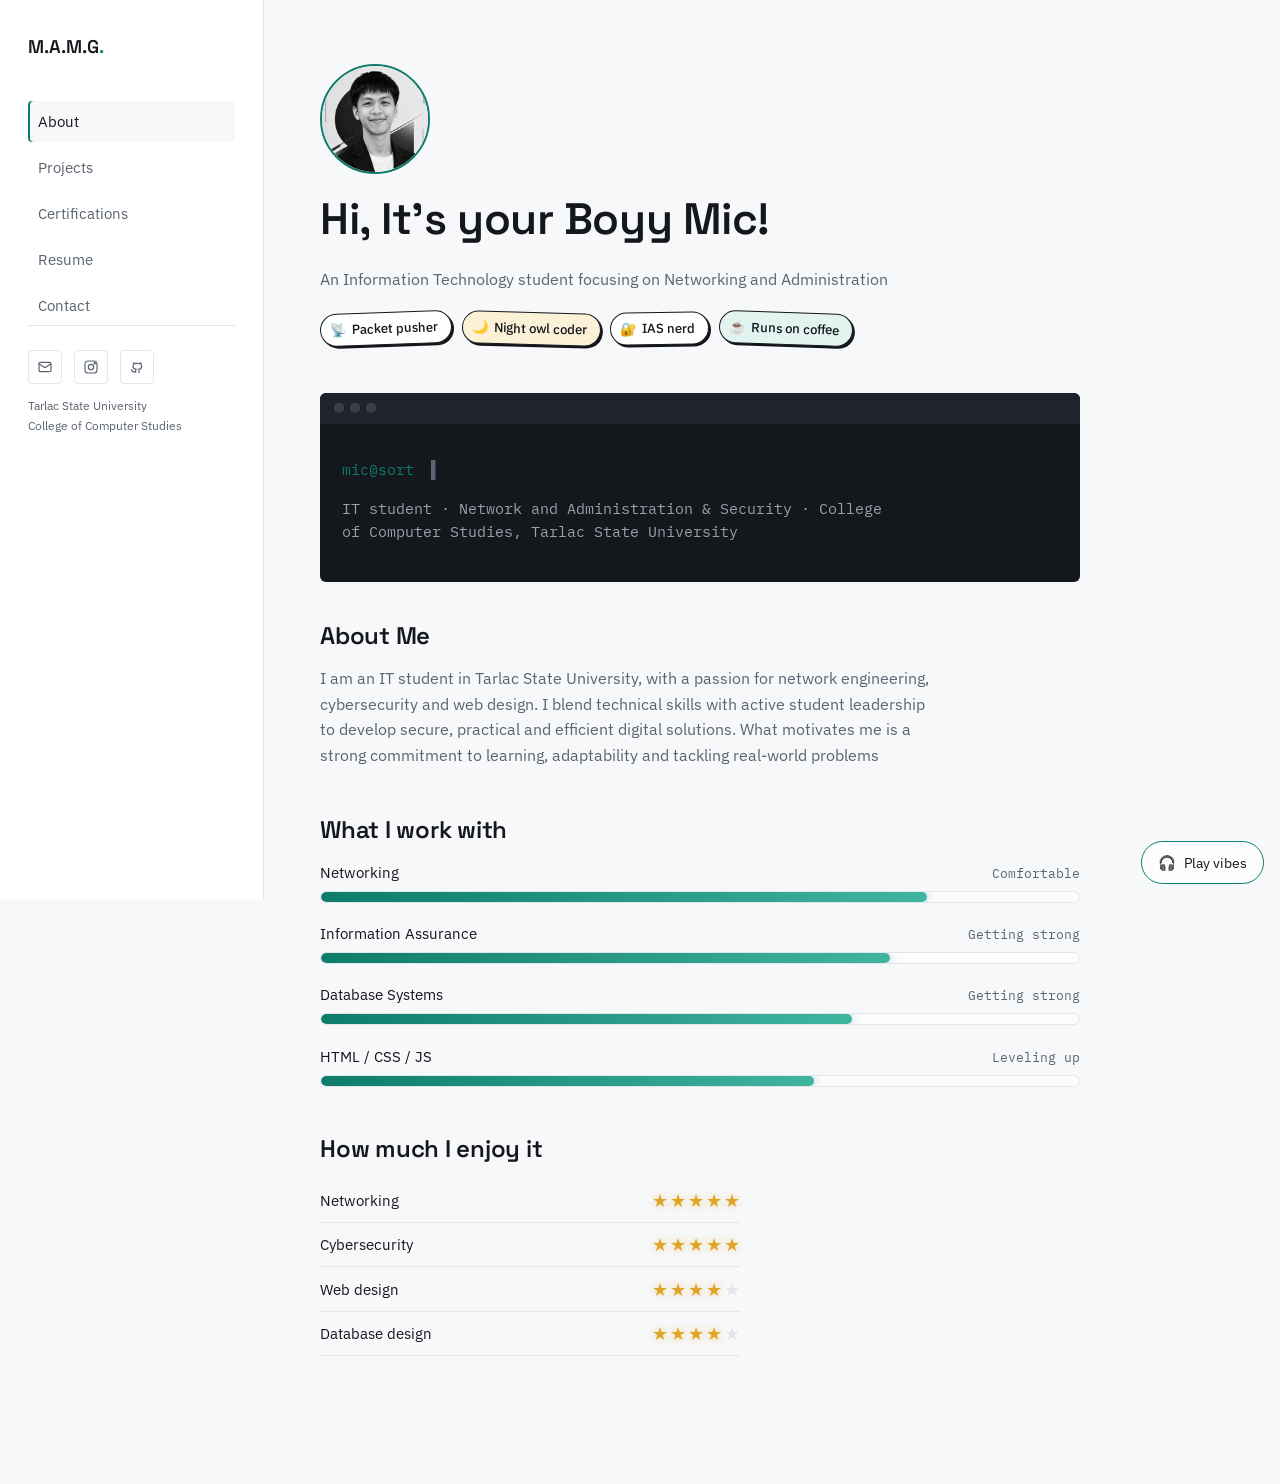
<file: index.html>
<!DOCTYPE html>
<html lang="en">
<head>
<meta charset="UTF-8">
<meta name="viewport" content="width=device-width, initial-scale=1.0">
<title>PORTFOLIO</title>
<meta name="description" content="Portfolio of Mic, an Information Technology student focused on Information Assurance and Security.">
<link rel="preconnect" href="https://fonts.googleapis.com">
<link href="https://fonts.googleapis.com/css2?family=Space+Grotesk:wght@500;600;700&family=IBM+Plex+Sans:wght@400;500;600&family=IBM+Plex+Mono:wght@400;500&display=swap" rel="stylesheet">
<link rel="stylesheet" href="styles.css">
<script>document.documentElement.classList.add('js');</script>
</head>
<body>
  
<div class="layout">
  <aside class="sidebar">
    <div class="brand">M.A.M.G<span>.</span></div>
    <button class="nav-toggle" aria-label="Toggle menu" aria-expanded="false">
      <svg viewBox="0 0 24 24" width="18" height="18" fill="none" stroke="currentColor" stroke-width="2"><path d="M3 6h18M3 12h18M3 18h18"/></svg>
    </button>
    <div class="sidebar-panel">
      <ul class="nav-list">
        <li><a href="index.html" class="active">About</a></li>
        <li><a href="projects.html">Projects</a></li>
        <li><a href="certifications - skills.html">Certifications</a></li>
        <li><a href="resume.html">Resume</a></li>
        <li><a href="contact.html">Contact</a></li>
      </ul>
      <div class="sidebar-footer">
        <div class="social-row">
          <a href="https://mail.google.com/mail/?view=cm&fs=1&to=micandremenorgawat@gmail.com"  target="_blank" rel=noopener aria-label="Email">
            <svg viewBox="0 0 24 24" fill="none" stroke="currentColor" stroke-width="1.8"><rect x="3" y="5" width="18" height="14" rx="2"/><path d="M3 7l9 6 9-6"/></svg>
          </a>
          <a href="https://www.instagram.com/sorttybds?stkn=eDQ3dDFhdjRpdWRx" aria-label="Instagram" target="_blank" rel="noopener">
            <svg viewBox="0 0 24 24" fill="none" stroke="currentColor" stroke-width="1.8"><rect x="3" y="3" width="18" height="18" rx="5"/><circle cx="12" cy="12" r="4"/><circle cx="17.5" cy="6.5" r="1"/></svg>
          </a>
          <a href="https://github.com/S0rtcian" aria-label="GitHub" target="_blank" rel="noopener">
            <svg viewBox="0 0 24 24" fill="none" stroke="currentColor" stroke-width="1.8"><path d="M9 19c-4.3 1.4-4.3-2.5-6-3m12 5v-3.5c0-1 .1-1.4-.5-2 2-.2 4.5-1 4.5-4.5a3.5 3.5 0 00-1-2.5 3.3 3.3 0 00-.1-2.5s-.9-.3-2.9 1a10 10 0 00-5 0c-2-1.3-2.9-1-2.9-1a3.3 3.3 0 00-.1 2.5 3.5 3.5 0 00-1 2.5c0 3.5 2.5 4.3 4.5 4.5-.3.3-.5.8-.5 1.5v3.5"/></svg>
          </a>
        </div>
        <p class="sidebar-note">Tarlac State University<br>College of Computer Studies</p>
      </div>
    </div>
  </aside>

  <main class="content">
    <section class="hero">
      <img src="assets - images/image3.png" alt="Mic's Profile Picture" class="profile-img">
      <h1>Hi, It's your Boyy Mic!</h1>
      <p class="eyebrow-free-lead">An Information Technology student focusing on Networking and Administration</p>

      <div class="badge-row" aria-label="Fun badges">
        <span class="badge"><span aria-hidden="true">📡</span> Packet pusher</span>
        <span class="badge"><span aria-hidden="true">🌙</span> Night owl coder</span>
        <span class="badge"><span aria-hidden="true">🔐</span> IAS nerd</span>
        <span class="badge"><span aria-hidden="true">☕</span> Runs on coffee</span>
      </div>
    </section>

    <div class="terminal">
      <div class="terminal-bar"><span></span><span></span><span></span></div>
      <div class="terminal-body">
        <p><span class="prompt">mic@sort</span> <span id="typed"></span><span class="cursor">▌</span></p>
        <p style="color:#9aa2ad; margin-top:0.6rem;">IT student · Network and Administration &amp; Security · College of Computer Studies, Tarlac State University</p>
      </div>
    </div>

    <section id="about">
      <h2>About Me</h2>
      <p>I am an IT student in Tarlac State University, with a passion for network engineering, cybersecurity and web design. I blend technical skills with active student leadership to develop secure, practical and efficient digital solutions. What motivates me is a strong commitment to learning, adaptability and tackling real-world problems</p>
    </section>

    <section id="focus">
      <h2>What I work with</h2>
      <ul class="meter-list">
        <li class="meter" style="--level: 80%">
          <div class="meter-head"><span>Networking</span><span class="meter-level mono">Comfortable</span></div>
          <div class="meter-track" role="img" aria-label="Networking: 80 percent"><span class="meter-fill"></span></div>
        </li>
        <li class="meter" style="--level: 75%">
          <div class="meter-head"><span>Information Assurance</span><span class="meter-level mono">Getting strong</span></div>
          <div class="meter-track" role="img" aria-label="Information Assurance: 75 percent"><span class="meter-fill"></span></div>
        </li>
        <li class="meter" style="--level: 70%">
          <div class="meter-head"><span>Database Systems</span><span class="meter-level mono">Getting strong</span></div>
          <div class="meter-track" role="img" aria-label="Database Systems: 70 percent"><span class="meter-fill"></span></div>
        </li>
        <li class="meter" style="--level: 65%">
          <div class="meter-head"><span>HTML / CSS / JS</span><span class="meter-level mono">Leveling up</span></div>
          <div class="meter-track" role="img" aria-label="HTML, CSS and JavaScript: 65 percent"><span class="meter-fill"></span></div>
        </li>
      </ul>
    </section>

    <section id="enjoy">
      <h2>How much I enjoy it</h2>
      <ul class="rating-list">
        <li class="rating-item"><span>Networking</span><span class="stars" data-rating="5"></span></li>
        <li class="rating-item"><span>Cybersecurity</span><span class="stars" data-rating="5"></span></li>
        <li class="rating-item"><span>Web design</span><span class="stars" data-rating="4"></span></li>
        <li class="rating-item"><span>Database design</span><span class="stars" data-rating="4"></span></li>
        
      </ul>
    </section>
  </main>
</div>
<div class="meteor-container" aria-hidden="true">
    <div class="meteor meteor-1"></div>
    <div class="meteor meteor-2"></div>
    <div class="meteor meteor-3"></div>
    <div class="meteor meteor-4"></div>
    <div class="meteor meteor-5"></div>
    <div class="meteor meteor-6"></div>
    <div class="meteor meteor-7"></div>
    <div class="meteor meteor-8"></div>
    <div class="meteor meteor-9"></div>
    <div class="meteor meteor-10"></div>
</div>
<script src="script.js"></script>
</body>
</html>
</file>
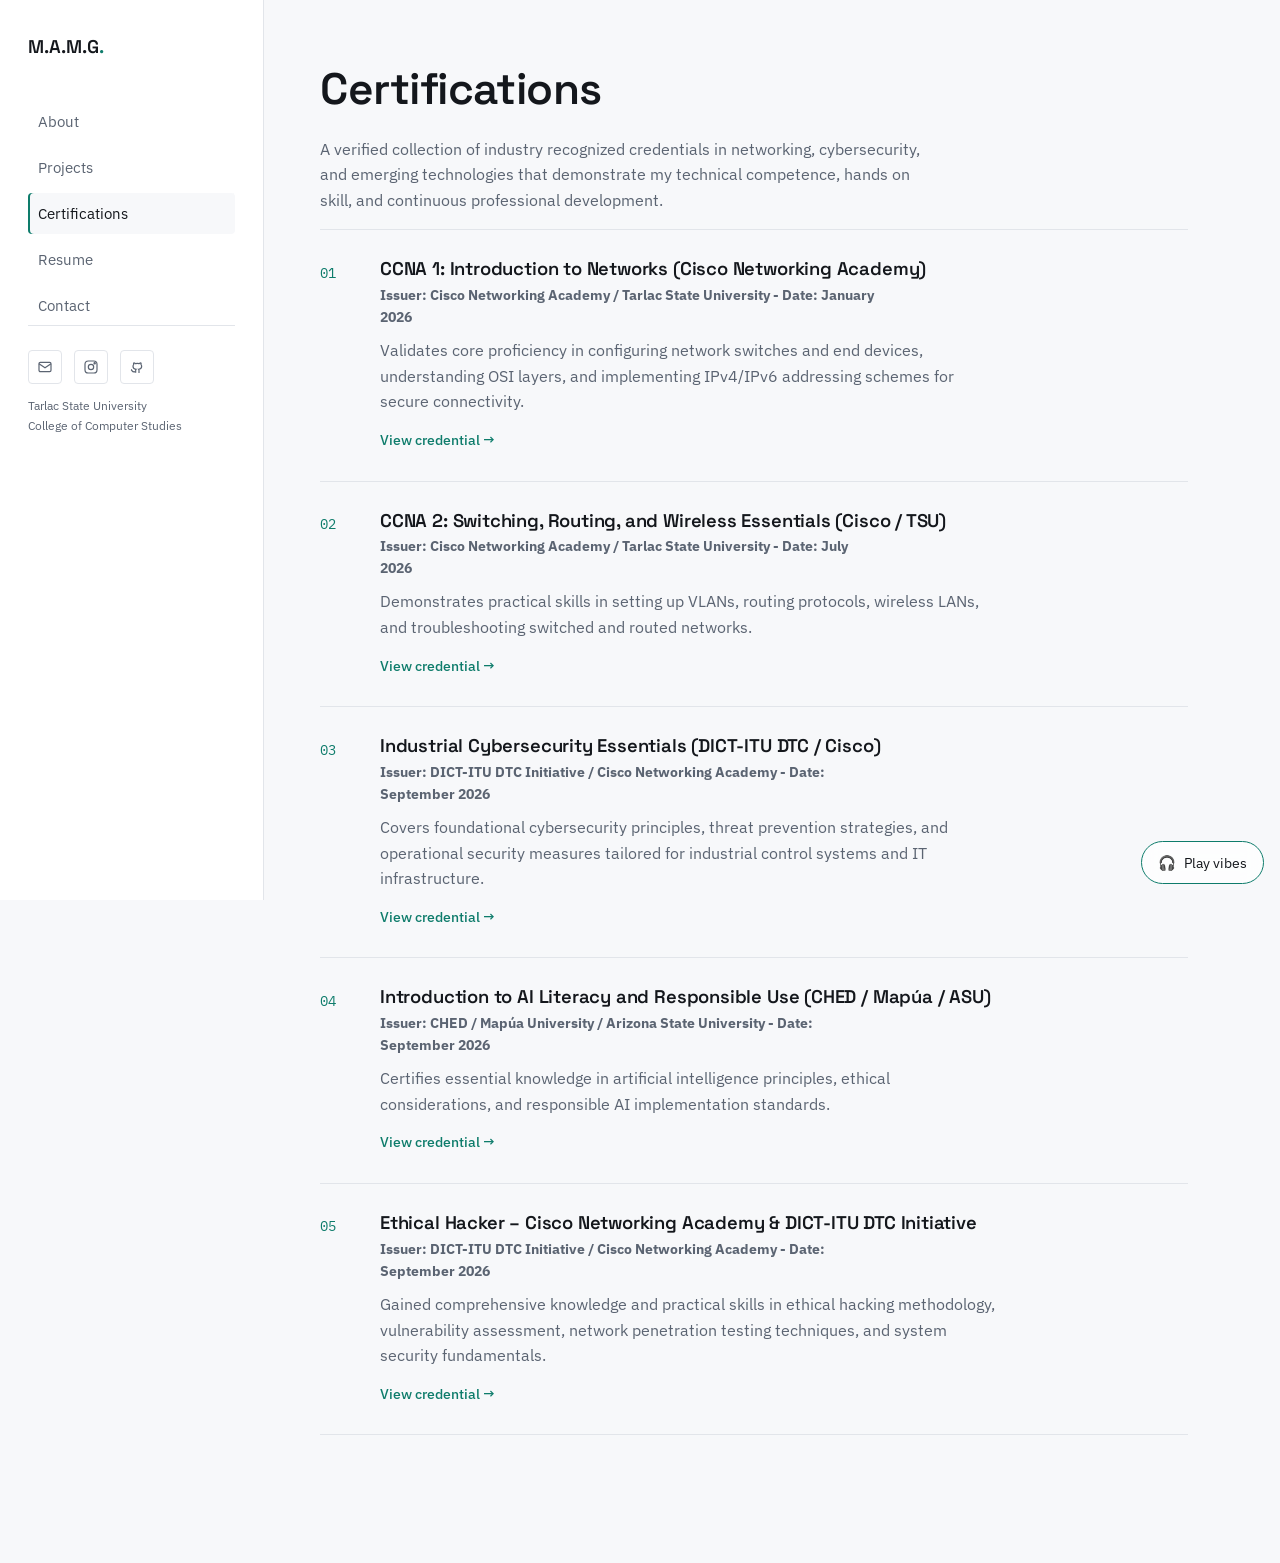
<file: certifications - skills.html>
<!DOCTYPE html>
<html lang="en">
<head>
<meta charset="UTF-8">
<meta name="viewport" content="width=device-width, initial-scale=1.0">
<title>PORTFOLIO</title>
<link rel="preconnect" href="https://fonts.googleapis.com">
<link href="https://fonts.googleapis.com/css2?family=Space+Grotesk:wght@500;600;700&family=IBM+Plex+Sans:wght@400;500;600&family=IBM+Plex+Mono:wght@400;500&display=swap" rel="stylesheet">
<link rel="stylesheet" href="styles.css">
</head>
<body>

<div class="layout">
  <aside class="sidebar">
    <div class="brand">M.A.M.G<span>.</span></div>
    <button class="nav-toggle" aria-label="Toggle menu" aria-expanded="false">
      <svg viewBox="0 0 24 24" width="18" height="18" fill="none" stroke="currentColor" stroke-width="2"><path d="M3 6h18M3 12h18M3 18h18"/></svg>
    </button>
    <div class="sidebar-panel">
      <ul class="nav-list">
        <li><a href="index.html" >About</a></li>
        <li><a href="projects.html" >Projects</a></li>
        <li><a href="certifications - skills.html" class="active">Certifications</a></li>
        <li><a href="resume.html" >Resume</a></li>
        <li><a href="contact.html" >Contact</a></li>
      </ul>
      <div class="sidebar-footer">
        <div class="social-row">
          <a href="https://mail.google.com/mail/?view=cm&fs=1&to=micandremenorgawat@gmail.com" target="_blank" rel="noopener" aria-label="Email">
            <svg viewBox="0 0 24 24" fill="none" stroke="currentColor" stroke-width="1.8"><rect x="3" y="5" width="18" height="14" rx="2"/><path d="M3 7l9 6 9-6"/></svg>
          </a>
          <a href="https://www.instagram.com/sorttybds" aria-label="Instagram" target="_blank" rel="noopener">
            <svg viewBox="0 0 24 24" fill="none" stroke="currentColor" stroke-width="1.8"><rect x="3" y="3" width="18" height="18" rx="5"/><circle cx="12" cy="12" r="4"/><circle cx="17.5" cy="6.5" r="1"/></svg>
          </a>
          <a href="https://github.com/S0rtcian" aria-label="GitHub" target="_blank" rel="noopener">
            <svg viewBox="0 0 24 24" fill="none" stroke="currentColor" stroke-width="1.8"><path d="M9 19c-4.3 1.4-4.3-2.5-6-3m12 5v-3.5c0-1 .1-1.4-.5-2 2-.2 4.5-1 4.5-4.5a3.5 3.5 0 00-1-2.5 3.3 3.3 0 00-.1-2.5s-.9-.3-2.9 1a10 10 0 00-5 0c-2-1.3-2.9-1-2.9-1a3.3 3.3 0 00-.1 2.5 3.5 3.5 0 00-1 2.5c0 3.5 2.5 4.3 4.5 4.5-.3.3-.5.8-.5 1.5v3.5"/></svg>
          </a>
        </div>
        <p class="sidebar-note">Tarlac State University<br>College of Computer Studies</p>
      </div>
    </div>
  </aside>
  <main class="content">
    <section>
      <h1>Certifications</h1>
      <p class="eyebrow-free-lead">A verified collection of industry recognized credentials in networking, cybersecurity, and emerging technologies that demonstrate my technical competence, hands on skill, and continuous professional development.  </p> 
      <ol class="entry-list">
        <li class="entry">
          <span class="entry-index">01</span>
          <div>
            <h3 class="entry-title">CCNA 1: Introduction to Networks (Cisco Networking Academy)</h3>
            <b><p class="entry-meta">Issuer: Cisco Networking Academy / Tarlac State University - Date: January 2026</p></b>
            <p class="entry-desc">Validates core proficiency in configuring network switches and end devices, understanding OSI layers, and implementing IPv4/IPv6 addressing schemes for secure connectivity.</p>
            <a class="entry-link" href="creds/CCNA1.png" target="_blank" rel="noopener">View credential →</a>
          </div>
        </li>
        <li class="entry">
          <span class="entry-index">02</span>
          <div>
            <h3 class="entry-title">CCNA 2: Switching, Routing, and Wireless Essentials (Cisco / TSU)</h3>
            <b><p class="entry-meta">Issuer: Cisco Networking Academy / Tarlac State University -  Date: July 2026</p></b>
            <p class="entry-desc">Demonstrates practical skills in setting up VLANs, routing protocols, wireless LANs, and troubleshooting switched and routed networks.</p>
            <a class="entry-link" href="creds/CCNA2.png" target="_blank" rel="noopener">View credential →</a>
          </div>
        </li>
        <li class="entry">
          <span class="entry-index">03</span>
          <div>
            <h3 class="entry-title">Industrial Cybersecurity Essentials (DICT-ITU DTC / Cisco)</h3>
            <b><p class="entry-meta">Issuer: DICT-ITU DTC Initiative / Cisco Networking Academy -  Date: September 2026</p></b>
            <p class="entry-desc">Covers foundational cybersecurity principles, threat prevention strategies, and operational security measures tailored for industrial control systems and IT infrastructure.</p>
            <a class="entry-link" href="creds/ICE.png" target="_blank" rel="noopener">View credential →</a>
          </div>
        </li>
        <li class="entry">
          <span class="entry-index">04</span>
          <div>
            <h3 class="entry-title">Introduction to AI Literacy and Responsible Use (CHED / Mapúa / ASU)</h3>
            <b><p class="entry-meta">Issuer: CHED / Mapúa University / Arizona State University -  Date: September 2026</p></b>
            <p class="entry-desc">Certifies essential knowledge in artificial intelligence principles, ethical considerations, and responsible AI implementation standards.</p>
            <a class="entry-link" href="creds/ITAI.png" target="_blank" rel="noopener">View credential →</a>
          </div>
        </li>
        <li class="entry">
          <span class="entry-index">05</span>
          <div>
            <h3 class="entry-title">Ethical Hacker – Cisco Networking Academy & DICT-ITU DTC Initiative</h3>
            <b><p class="entry-meta">Issuer: DICT-ITU DTC Initiative / Cisco Networking Academy -  Date: September 2026</p></b>
            <p class="entry-desc">Gained comprehensive knowledge and practical skills in ethical hacking methodology, vulnerability assessment, network penetration testing techniques, and system security fundamentals.</p>
            <a class="entry-link" href="creds/CCNA1.png" target="_blank" rel="noopener">View credential →</a>
          </div>
        </li>
        
      </ol>
    </section>
  </main>
</div>
  <div class="meteor-container" aria-hidden="true">
    <div class="meteor meteor-1"></div>
    <div class="meteor meteor-2"></div>
    <div class="meteor meteor-3"></div>
    <div class="meteor meteor-4"></div>
    <div class="meteor meteor-5"></div>
    <div class="meteor meteor-6"></div>
    <div class="meteor meteor-7"></div>
    <div class="meteor meteor-8"></div>
    <div class="meteor meteor-9"></div>
    <div class="meteor meteor-10"></div>
</div>
<script src="script.js"></script>
</body>
</html>
</file>
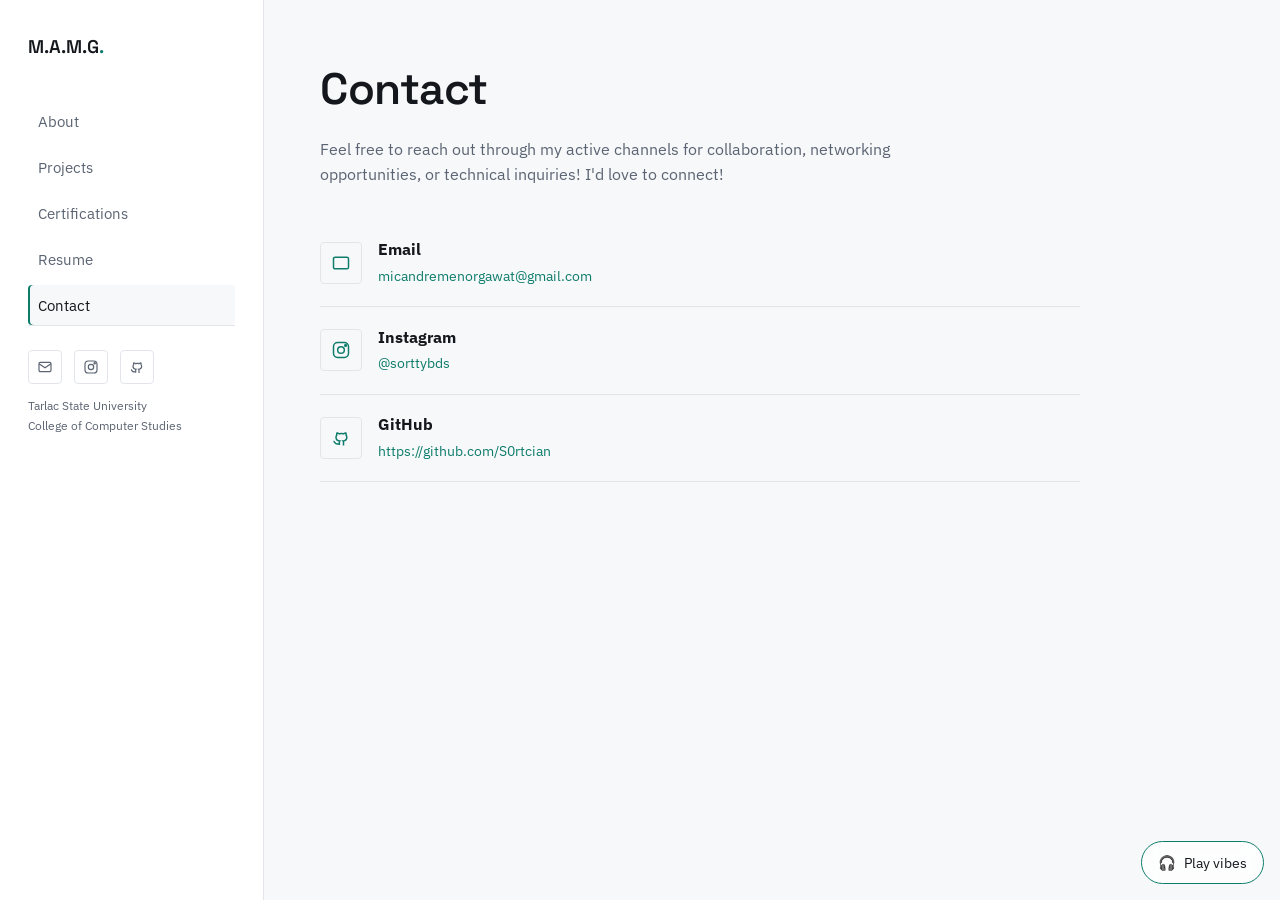
<file: contact.html>
<!DOCTYPE html>
<html lang="en">
<head>
<meta charset="UTF-8">
<meta name="viewport" content="width=device-width, initial-scale=1.0">
<title>PORTFOLIO</title>
<link rel="preconnect" href="https://fonts.googleapis.com">
<link href="https://fonts.googleapis.com/css2?family=Space+Grotesk:wght@500;600;700&family=IBM+Plex+Sans:wght@400;500;600&family=IBM+Plex+Mono:wght@400;500&display=swap" rel="stylesheet">
<link rel="stylesheet" href="styles.css">
</head>
<body>

<div class="layout">
  <aside class="sidebar">
    <div class="brand">M.A.M.G<span>.</span></div>
    <button class="nav-toggle" aria-label="Toggle menu" aria-expanded="false">
      <svg viewBox="0 0 24 24" width="18" height="18" fill="none" stroke="currentColor" stroke-width="2"><path d="M3 6h18M3 12h18M3 18h18"/></svg>
    </button>
    <div class="sidebar-panel">
      <ul class="nav-list">
        <li><a href="index.html" >About</a></li>
        <li><a href="projects.html" >Projects</a></li>
        <li><a href="certifications - skills.html" >Certifications</a></li>
        <li><a href="resume.html" >Resume</a></li>
        <li><a href="contact.html" class="active">Contact</a></li>
      </ul>
      <div class="sidebar-footer">
        <div class="social-row">
          <a href="https://mail.google.com/mail/?view=cm&fs=1&to=micandremenorgawat@gmail.com" target="_blank" rel=noopener aria-label="Email">
            <svg viewBox="0 0 24 24" fill="none" stroke="currentColor" stroke-width="1.8"><rect x="3" y="5" width="18" height="14" rx="2"/><path d="M3 7l9 6 9-6"/></svg>
          </a>
          <a href="https://www.instagram.com/sorttybds?stkn=eDQ3dDFhdjRpdWRx" aria-label="Instagram" target="_blank" rel="noopener">
            <svg viewBox="0 0 24 24" fill="none" stroke="currentColor" stroke-width="1.8"><rect x="3" y="3" width="18" height="18" rx="5"/><circle cx="12" cy="12" r="4"/><circle cx="17.5" cy="6.5" r="1"/></svg>
          </a>
          <a href="https://github.com/S0rtcian" aria-label="GitHub" target="_blank" rel="noopener">
            <svg viewBox="0 0 24 24" fill="none" stroke="currentColor" stroke-width="1.8"><path d="M9 19c-4.3 1.4-4.3-2.5-6-3m12 5v-3.5c0-1 .1-1.4-.5-2 2-.2 4.5-1 4.5-4.5a3.5 3.5 0 00-1-2.5 3.3 3.3 0 00-.1-2.5s-.9-.3-2.9 1a10 10 0 00-5 0c-2-1.3-2.9-1-2.9-1a3.3 3.3 0 00-.1 2.5 3.5 3.5 0 00-1 2.5c0 3.5 2.5 4.3 4.5 4.5-.3.3-.5.8-.5 1.5v3.5"/></svg>
          </a>
        </div>
        <p class="sidebar-note">Tarlac State University<br>College of Computer Studies</p>
      </div>
    </div>
  </aside>
  <main class="content">
    <section>
      <h1>Contact</h1>
      <p class="eyebrow-free-lead">Feel free to reach out through my active channels for collaboration, networking opportunities, or technical inquiries! I'd love to connect!</p>

      <ul class="contact-list">
        <li class="contact-item">
          <span class="contact-icon">
            <svg viewBox="0 0 24 24" fill="none" stroke="currentColor" stroke-width="1.8"><rect x="3" y="5" width="18" height="14" rx="2"/></svg>
          </span>
          <div class="contact-text">
            <strong>Email</strong>
            <span><a href="https://mail.google.com/mail/?view=cm&fs=1&to=micandremenorgawat@gmail.com" target="_blank" rel="noopener">micandremenorgawat@gmail.com</a></span>
          </div>
        </li>
        <li class="contact-item">
          <span class="contact-icon">
            <svg viewBox="0 0 24 24" fill="none" stroke="currentColor" stroke-width="1.8"><rect x="3" y="3" width="18" height="18" rx="5"/><circle cx="12" cy="12" r="4"/><circle cx="17.5" cy="6.5" r="1"/></svg>
          </span>
          <div class="contact-text">
            <strong>Instagram</strong>
            <span><a href="https://instagram.com/sorttybds" target="_blank" rel="noopener">@sorttybds</a></span>
          </div>
        </li>
        <li class="contact-item">
          <span class="contact-icon">
            <svg viewBox="0 0 24 24" fill="none" stroke="currentColor" stroke-width="1.8"><path d="M9 19c-4.3 1.4-4.3-2.5-6-3m12 5v-3.5c0-1 .1-1.4-.5-2 2-.2 4.5-1 4.5-4.5a3.5 3.5 0 00-1-2.5 3.3 3.3 0 00-.1-2.5s-.9-.3-2.9 1a10 10 0 00-5 0c-2-1.3-2.9-1-2.9-1a3.3 3.3 0 00-.1 2.5 3.5 3.5 0 00-1 2.5c0 3.5 2.5 4.3 4.5 4.5-.3.3-.5.8-.5 1.5v3.5"/></svg>
          </span>
          <div class="contact-text">
            <strong>GitHub</strong>
            <span><a href="https://github.com/S0rtcian" target="_blank" rel="noopener">https://github.com/S0rtcian  </a></span>
          </div>
        </li>
      </ul>
    </section>
  </main>
</div>
  <div class="meteor-container" aria-hidden="true">
    <div class="meteor meteor-1"></div>
    <div class="meteor meteor-2"></div>
    <div class="meteor meteor-3"></div>
    <div class="meteor meteor-4"></div>
    <div class="meteor meteor-5"></div>
    <div class="meteor meteor-6"></div>
    <div class="meteor meteor-7"></div>
    <div class="meteor meteor-8"></div>
    <div class="meteor meteor-9"></div>
    <div class="meteor meteor-10"></div>
</div>
<script src="script.js"></script>
</body>
</html>
</file>
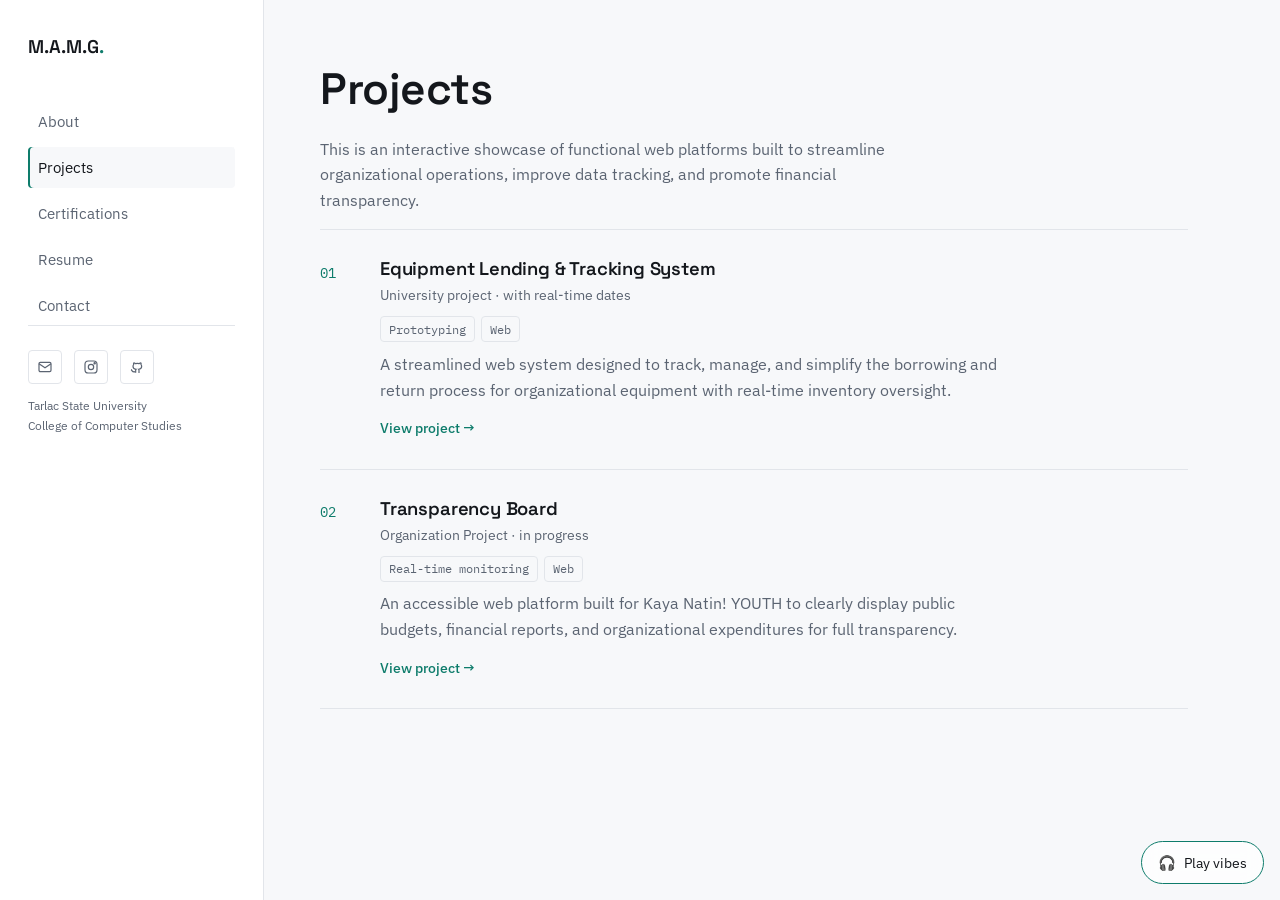
<file: projects.html>
<!DOCTYPE html>
<html lang="en">
<head>
<meta charset="UTF-8">
<meta name="viewport" content="width=device-width, initial-scale=1.0">
<title>PORTFOLIO</title>
<link rel="preconnect" href="https://fonts.googleapis.com">
<link href="https://fonts.googleapis.com/css2?family=Space+Grotesk:wght@500;600;700&family=IBM+Plex+Sans:wght@400;500;600&family=IBM+Plex+Mono:wght@400;500&display=swap" rel="stylesheet">
<link rel="stylesheet" href="styles.css">
</head>
<body>
<div class="layout">
  <aside class="sidebar">
    <div class="brand">M.A.M.G<span>.</span></div>
    <button class="nav-toggle" aria-label="Toggle menu" aria-expanded="false">
      <svg viewBox="0 0 24 24" width="18" height="18" fill="none" stroke="currentColor" stroke-width="2"><path d="M3 6h18M3 12h18M3 18h18"/></svg>
    </button>
    <div class="sidebar-panel">
      <ul class="nav-list">
        <li><a href="index.html">About</a></li>
        <li><a href="projects.html" class="active">Projects</a></li>
        <li><a href="certifications - skills.html">Certifications</a></li>
        <li><a href="resume.html">Resume</a></li>
        <li><a href="contact.html">Contact</a></li>
      </ul>
      <div class="sidebar-footer">
        <div class="social-row">
          <a href="https://mail.google.com/mail/?view=cm&fs=1&to=micandremenorgawat@gmail.com" target="_blank" rel="noopener" aria-label="Email">
            <svg viewBox="0 0 24 24" fill="none" stroke="currentColor" stroke-width="1.8"><rect x="3" y="5" width="18" height="14" rx="2"/><path d="M3 7l9 6 9-6"/></svg>
          </a>
          <a href="https://www.instagram.com/sorttybds" aria-label="Instagram" target="_blank" rel="noopener">
            <svg viewBox="0 0 24 24" fill="none" stroke="currentColor" stroke-width="1.8"><rect x="3" y="3" width="18" height="18" rx="5"/><circle cx="12" cy="12" r="4"/><circle cx="17.5" cy="6.5" r="1"/></svg>
          </a>
          <a href="https://github.com/S0rtcian" aria-label="GitHub" target="_blank" rel="noopener">
            <svg viewBox="0 0 24 24" fill="none" stroke="currentColor" stroke-width="1.8"><path d="M9 19c-4.3 1.4-4.3-2.5-6-3m12 5v-3.5c0-1 .1-1.4-.5-2 2-.2 4.5-1 4.5-4.5a3.5 3.5 0 00-1-2.5 3.3 3.3 0 00-.1-2.5s-.9-.3-2.9 1a10 10 0 00-5 0c-2-1.3-2.9-1-2.9-1a3.3 3.3 0 00-.1 2.5 3.5 3.5 0 00-1 2.5c0 3.5 2.5 4.3 4.5 4.5-.3.3-.5.8-.5 1.5v3.5"/></svg>
          </a>
        </div>
        <p class="sidebar-note">Tarlac State University<br>College of Computer Studies</p>
      </div>
    </div>
  </aside>

  <main class="content">
    <section>
      <h1>Projects</h1>
      <p class="eyebrow-free-lead">This is an interactive showcase of functional web platforms built to streamline organizational operations, improve data tracking, and promote financial transparency.</p>

      <ol class="entry-list">
        <li class="entry">
          <span class="entry-index">01</span>
          <div>
            <h3 class="entry-title">Equipment Lending & Tracking System</h3>
            <p class="entry-meta">University project ·  with real-time dates</p>
            <div class="tag-row"><span class="tag">Prototyping</span><span class="tag">Web</span></div>
            <p class="entry-desc">A streamlined web system designed to track, manage, and simplify the borrowing and return process for organizational equipment with real-time inventory oversight.</p>
            <a class="entry-link" href="assets - images/image2.png" target="_blank" rel="noopener">View project →</a>
          </div>
        </li>
        <li class="entry">
          <span class="entry-index">02</span>
          <div>
            <h3 class="entry-title">Transparency Board</h3>
            <p class="entry-meta">Organization Project · in progress</p>
            <div class="tag-row"><span class="tag">Real-time monitoring</span><span class="tag">Web</span></div>
            <p class="entry-desc">An accessible web platform built for Kaya Natin! YOUTH to clearly display public budgets, financial reports, and organizational expenditures for full transparency.</p>
            <a class="entry-link" href="assets - images/image1.png" target="_blank" rel="noopener">View project →</a>
          </div>
        </li>
        
      </ol>
    </section>
  </main>
</div>
  <div class="meteor-container" aria-hidden="true">
    <div class="meteor meteor-1"></div>
    <div class="meteor meteor-2"></div>
    <div class="meteor meteor-3"></div>
    <div class="meteor meteor-4"></div>
    <div class="meteor meteor-5"></div>
    <div class="meteor meteor-6"></div>
    <div class="meteor meteor-7"></div>
    <div class="meteor meteor-8"></div>
    <div class="meteor meteor-9"></div>
    <div class="meteor meteor-10"></div>
</div>
<script src="script.js"></script>
</body>
</html>
</file>
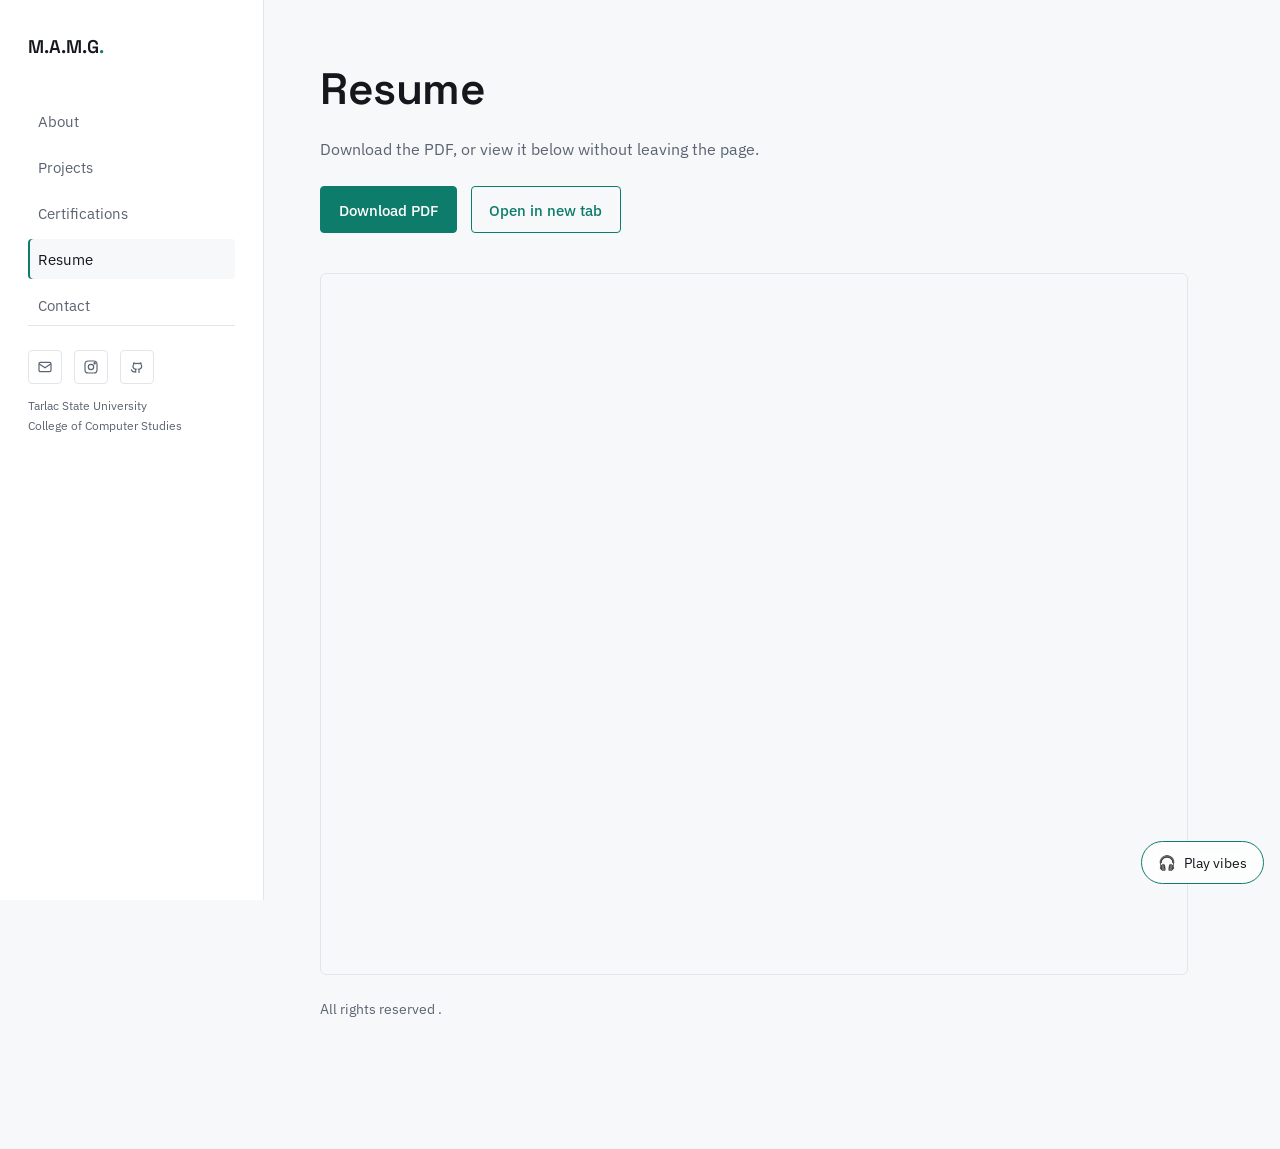
<file: resume.html>
<!DOCTYPE html>
<html lang="en">
<head>
<meta charset="UTF-8">
<meta name="viewport" content="width=device-width, initial-scale=1.0">
<title>PORTFOLIO</title>
<link rel="preconnect" href="https://fonts.googleapis.com">
<link href="https://fonts.googleapis.com/css2?family=Space+Grotesk:wght@500;600;700&family=IBM+Plex+Sans:wght@400;500;600&family=IBM+Plex+Mono:wght@400;500&display=swap" rel="stylesheet">
<link rel="stylesheet" href="styles.css">
</head>
<body>

<div class="layout">
  <aside class="sidebar">
    <div class="brand">M.A.M.G<span>.</span></div>
    <button class="nav-toggle" aria-label="Toggle menu" aria-expanded="false">
      <svg viewBox="0 0 24 24" width="18" height="18" fill="none" stroke="currentColor" stroke-width="2"><path d="M3 6h18M3 12h18M3 18h18"/></svg>
    </button>
    <div class="sidebar-panel">
      <ul class="nav-list">
        <li><a href="index.html" >About</a></li>
        <li><a href="projects.html" >Projects</a></li>
        <li><a href="certifications - skills.html" >Certifications</a></li>
        <li><a href="resume.html" class="active">Resume</a></li>
        <li><a href="contact.html" >Contact</a></li>
      </ul>
      <div class="sidebar-footer">
        <div class="social-row">
          <a href="https://mail.google.com/mail/?view=cm&fs=1&to=micandremenorgawat@gmail.com" target="_blank" rel="noopener" aria-label="Email">
            <svg viewBox="0 0 24 24" fill="none" stroke="currentColor" stroke-width="1.8"><rect x="3" y="5" width="18" height="14" rx="2"/><path d="M3 7l9 6 9-6"/></svg>
          </a>
          <a href="https://www.instagram.com/sorttybds" aria-label="Instagram" target="_blank" rel="noopener">
            <svg viewBox="0 0 24 24" fill="none" stroke="currentColor" stroke-width="1.8"><rect x="3" y="3" width="18" height="18" rx="5"/><circle cx="12" cy="12" r="4"/><circle cx="17.5" cy="6.5" r="1"/></svg>
          </a>
          <a href="https://github.com/S0rtcian" aria-label="GitHub" target="_blank" rel="noopener">
            <svg viewBox="0 0 24 24" fill="none" stroke="currentColor" stroke-width="1.8"><path d="M9 19c-4.3 1.4-4.3-2.5-6-3m12 5v-3.5c0-1 .1-1.4-.5-2 2-.2 4.5-1 4.5-4.5a3.5 3.5 0 00-1-2.5 3.3 3.3 0 00-.1-2.5s-.9-.3-2.9 1a10 10 0 00-5 0c-2-1.3-2.9-1-2.9-1a3.3 3.3 0 00-.1 2.5 3.5 3.5 0 00-1 2.5c0 3.5 2.5 4.3 4.5 4.5-.3.3-.5.8-.5 1.5v3.5"/></svg>
          </a>
        </div>
        <p class="sidebar-note">Tarlac State University<br>College of Computer Studies</p>
      </div>
    </div>
  </aside>
  <main class="content">
    <section>
      <h1>Resume</h1>
      <p class="eyebrow-free-lead">Download the PDF, or view it below without leaving the page.</p>

      <div class="btn-row">
        <a class="btn btn-solid" href="assets - images/RESUME MEELK.pdf" download>Download PDF</a>
        <a class="btn btn-outline" href="assets - images/RESUME MEELK.pdf" target="_blank" rel="noopener">Open in new tab</a>
      </div>

      <iframe class="resume-embed" src="assets - images/RESUME MEELK.pdf" title="Mic's resume" aria-label="Embedded resume PDF">
        <p class="embed-fallback">Your browser can't display the embedded PDF. <a href="assets - images/RESUME MEELK.pdf">Download it here</a> instead.</p>
      </iframe>

      <p style="margin-top:1rem; font-size:0.85rem;">All rights reserved <code> <MEELK class="pdf"></MEELK></code>.</p>
    </section>
  </main>
</div>
<div class="meteor-container" aria-hidden="true">
    <div class="meteor meteor-1"></div>
    <div class="meteor meteor-2"></div>
    <div class="meteor meteor-3"></div>
    <div class="meteor meteor-4"></div>
    <div class="meteor meteor-5"></div>
    <div class="meteor meteor-6"></div>
    <div class="meteor meteor-7"></div>
    <div class="meteor meteor-8"></div>
    <div class="meteor meteor-9"></div>
    <div class="meteor meteor-10"></div>
</div>
<script src="script.js"></script>
</body>
</html>
</file>
<file: styles.css>
/* ============================================
  Mic — Portfolio
  Palette: cool off-white + slate ink + teal accent
  Type: Space Grotesk (display) / IBM Plex Sans (body) / IBM Plex Mono (data)
   ============================================ */

:root {
  --bg: #f7f8fa;
  --surface: #ffffff;
  --ink: #14171c;
  --ink-muted: #5b6472;
  --accent: #0e7c6b;
  --accent-dark: #0a5c4f;
  --line: #e2e5ea;
  --sidebar-w: 264px;
  --radius: 4px;
  --content-max: 760px;
}

* { box-sizing: border-box; }

html {
  scroll-behavior: smooth;
  height: 100%;
}

body {
  margin: 0;
  background: var(--bg);
  color: var(--ink);
  font-family: 'IBM Plex Sans', -apple-system, sans-serif;
  font-size: 16px;
  line-height: 1.6;
  -webkit-font-smoothing: antialiased;
  /* DO NOT put position: relative here */
}

.profile-img {
  width: 110px;
  height: 110px;
  object-fit: cover;
  border-radius: 50%;
  border: 2px solid var(--accent);
  margin-bottom: 1.25rem;
  display: block;
}

h1, h2, h3 {
  font-family: 'Space Grotesk', sans-serif;
  font-weight: 600;
  line-height: 1.15;
  letter-spacing: -0.01em;
  margin: 0 0 0.5em;
  color: var(--ink);
}

h1 { font-size: clamp(2rem, 4vw, 2.75rem); }
h2 { font-size: 1.5rem; margin-top: 0; }
p  { max-width: 62ch; color: var(--ink-muted); }
a  { color: var(--accent); text-decoration: none; }
a:hover, a:focus-visible { color: var(--accent-dark); }
a:focus-visible, button:focus-visible { outline: 2px solid var(--accent); outline-offset: 3px; }

.mono { font-family: 'IBM Plex Mono', monospace; }

/* ---------- layout: sidebar + content ---------- */

.layout {
  display: flex;
  min-height: 100vh;
}

.sidebar {
  width: var(--sidebar-w);
  flex-shrink: 0;
  background: var(--surface);
  border-right: 1px solid var(--line);
  padding: 2rem 1.75rem;
  position: sticky;
  top: 0;
  height: 100vh;
  display: flex;
  flex-direction: column;
}

.brand {
  font-family: 'Space Grotesk', sans-serif;
  font-weight: 600;
  font-size: 1.15rem;
  color: var(--ink);
  margin-bottom: 2.5rem;
}
.brand span { color: var(--accent); }

.nav-list {
  list-style: none;
  padding: 0;
  margin: 0;
  display: flex;
  flex-direction: column;
  gap: 0.35rem;
}

.nav-list a {
  display: block;
  color: var(--ink-muted);
  padding: 0.5rem 0.6rem;
  border-radius: var(--radius);
  font-size: 0.95rem;
}

.nav-list a:hover { background: var(--bg); color: var(--ink); }

.nav-list a.active {
  color: var(--ink);
  background: var(--bg);
  box-shadow: inset 2px 0 0 var(--accent);
}

.sidebar-footer {
  margin-top: auto;
  padding-top: 1.5rem;
  border-top: 1px solid var(--line);
}

.social-row {
  display: flex;
  gap: 0.75rem;
  margin-bottom: 0.75rem;
}

.social-row a {
  display: inline-flex;
  align-items: center;
  justify-content: center;
  width: 34px;
  height: 34px;
  border: 1px solid var(--line);
  border-radius: var(--radius);
  color: var(--ink-muted);
}
.social-row a:hover { border-color: var(--accent); color: var(--accent); }
.social-row svg { width: 16px; height: 16px; }

.sidebar-note {
  font-size: 0.78rem;
  color: var(--ink-muted);
  margin: 0;
}

.nav-toggle { display: none; }

.content {
  flex: 1;
  padding: 4rem 3.5rem 5rem;
  max-width: 980px;
}

@media (max-width: 860px) {
  .layout { flex-direction: column; }

  .sidebar {
    width: 100%;
    height: auto;
    position: relative;
    padding: 1.1rem 1.25rem;
    flex-direction: row;
    align-items: center;
    justify-content: space-between;
  }

  .brand { margin-bottom: 0; }

  .nav-toggle {
    display: inline-flex;
    align-items: center;
    justify-content: center;
    width: 36px;
    height: 36px;
    border: 1px solid var(--line);
    border-radius: var(--radius);
    background: none;
    cursor: pointer;
  }

  .sidebar-panel {
    display: none;
    position: absolute;
    top: 100%;
    left: 0;
    right: 0;
    background: var(--surface);
    border-bottom: 1px solid var(--line);
    padding: 1rem 1.25rem 1.5rem;
    flex-direction: column;
  }

  .sidebar-panel.open { display: flex; }

  .sidebar-footer { border-top: none; margin-top: 1.25rem; padding-top: 0; }

  .content { padding: 2.5rem 1.5rem 3.5rem; }
}

/* ---------- terminal hero (home only) ---------- */

.terminal {
  background: var(--ink);
  border-radius: 6px;
  overflow: hidden;
  margin: 1.75rem 0 2.5rem;
  max-width: var(--content-max);
}

.terminal-bar {
  display: flex;
  gap: 6px;
  padding: 0.65rem 0.85rem;
  background: #1f242c;
}
.terminal-bar span { width: 10px; height: 10px; border-radius: 50%; background: #3a4049; }

.terminal-body {
  padding: 1.25rem 1.4rem 1.5rem;
  font-family: 'IBM Plex Mono', monospace;
  font-size: 0.92rem;
  color: #d7dbe0;
}

.prompt { color: var(--accent); margin-right: 0.5em; }
.cursor { animation: blink 1s step-end infinite; }
@keyframes blink { 50% { opacity: 0; } }

/* ---------- sections shared ---------- */

section { margin-bottom: 3rem; }
.eyebrow-free-lead { color: var(--ink-muted); max-width: 60ch; }

/* ---------- numbered list items (projects / certifications) ---------- */

.entry-list {
  list-style: none;
  margin: 0;
  padding: 0;
  border-top: 1px solid var(--line);
}

.entry {
  display: grid;
  grid-template-columns: 2.5rem 1fr;
  gap: 1.25rem;
  padding: 1.75rem 0;
  border-bottom: 1px solid var(--line);
}

.entry-index {
  font-family: 'IBM Plex Mono', monospace;
  color: var(--accent);
  font-size: 0.9rem;
  padding-top: 0.15rem;
}

.entry-title { margin: 0 0 0.35rem; font-size: 1.15rem; }
.entry-meta { font-size: 0.85rem; color: var(--ink-muted); margin: 0 0 0.6rem; }
.entry-desc { margin: 0 0 0.75rem; }

.tag-row { display: flex; flex-wrap: wrap; gap: 0.4rem; margin-bottom: 0.6rem; }
.tag {
  font-family: 'IBM Plex Mono', monospace;
  font-size: 0.75rem;
  color: var(--ink-muted);
  border: 1px solid var(--line);
  border-radius: var(--radius);
  padding: 0.15rem 0.5rem;
}

.entry-link { font-size: 0.9rem; font-weight: 500; }

/* ---------- buttons ---------- */

.btn-row { display: flex; flex-wrap: wrap; gap: 0.85rem; margin: 1.5rem 0; }

.btn {
  display: inline-flex;
  align-items: center;
  gap: 0.5rem;
  padding: 0.65rem 1.1rem;
  border-radius: var(--radius);
  font-size: 0.95rem;
  font-weight: 500;
  border: 1px solid var(--accent);
}

.btn-solid { background: var(--accent); color: #fff; }
.btn-solid:hover { background: var(--accent-dark); border-color: var(--accent-dark); color: #fff; }

.btn-outline { color: var(--accent); background: none; }
.btn-outline:hover { background: var(--bg); color: var(--accent-dark); }

/* ---------- resume embed ---------- */

.resume-embed {
  width: 100%;
  height: 78vh;
  border: 1px solid var(--line);
  border-radius: 6px;
  margin-top: 1rem;
}

.embed-fallback {
  border: 1px dashed var(--line);
  border-radius: 6px;
  padding: 2rem;
  text-align: center;
  color: var(--ink-muted);
}

/* ---------- contact ---------- */

.contact-list { list-style: none; padding: 0; margin: 2rem 0 0; max-width: var(--content-max); }

.contact-item {
  display: flex;
  align-items: center;
  gap: 1rem;
  padding: 1.1rem 0;
  border-bottom: 1px solid var(--line);
}

.contact-icon {
  width: 42px;
  height: 42px;
  flex-shrink: 0;
  display: flex;
  align-items: center;
  justify-content: center;
  border: 1px solid var(--line);
  border-radius: var(--radius);
  color: var(--accent);
}
.contact-icon svg { width: 20px; height: 20px; }

.contact-text strong { display: block; font-size: 1rem; color: var(--ink); }
.contact-text span { font-size: 0.9rem; color: var(--ink-muted); }

@media (prefers-reduced-motion: reduce) {
  html { scroll-behavior: auto; }
  .cursor { animation: none; }
}

/* ============================================
   Background Black Meteor Animation
   ============================================ */

/* 1. Prevent vertical scroll overflow from meteors passing screen boundaries */
body {
  position: relative;
  overflow-x: hidden;
}

/* 2. Container setup */
.meteor-container {
  position: fixed;
  top: 0;
  left: 0;
  width: 100vw;
  height: 100vh;
  pointer-events: none !important;
  user-select: none;
  z-index: -10; /* Extra deep layer */
  overflow: hidden;
}
.layout {
  position: relative;
  z-index: 10; /* Keeps your sidebar and content above the meteors */
}

/* Ensure foreground content stays above background meteors */
.layout {
  position: relative;
  z-index: 10;
  pointer-events: auto;
}
/* 3. Base Meteor Styling */
.meteor {
  position: absolute;
  width: 120px;
  height: 2px;
  background: linear-gradient(-45deg, rgba(20, 23, 28, 0.85), rgba(20, 23, 28, 0.15), transparent);
  border-radius: 999px;
  filter: drop-shadow(0 0 2px rgba(20, 23, 28, 0.4));
  opacity: 0;
  transform: rotate(-35deg);
  animation: meteor-fall linear infinite;
  pointer-events: none !important;
}

.meteor::before {
  content: '';
  position: absolute;
  top: 50%;
  left: 0;
  transform: translateY(-50%);
  width: 4px;
  height: 4px;
  border-radius: 50%;
  background: rgba(20, 23, 28, 0.9);
  box-shadow: 0 0 4px rgba(20, 23, 28, 0.6);
  pointer-events: none !important;
}

/* 4. Meteor Staggering & Positions (Keeps count low & subtle) */
.meteor-1 {
  top: -10%;
  left: 60%;
  animation-duration: 6s;
  animation-delay: 0s;
}

.meteor-2 {
  top: -10%;
  left: 85%;
  animation-duration: 7.5s;
  animation-delay: 2.5s;
}

.meteor-3 {
  top: -10%;
  left: 35%;
  animation-duration: 8s;
  animation-delay: 5s;
}
.meteor-4
{ top: -10%; left: 20%; animation-duration: 6.5s; animation-delay: 1.5s; }

.meteor-5
{ top: -10%; left: 50%; animation-duration: 7s; animation-delay: 3.5s; }

.meteor-6
{ top: -10%; left: 75%; animation-duration: 5.5s; animation-delay: 4s; }

.meteor-7
{ top: -10%; left: 95%; animation-duration: 8.5s; animation-delay: 0.8s; }

.meteor-8
{ top: -10%; left: 10%; animation-duration: 5.8s; animation-delay: 2.1s; }

.meteor-9
{ top: -10%; left: 42%; animation-duration: 7.2s; animation-delay: 0.3s; }

.meteor-10
{ top: -10%; left: 68%; animation-duration: 6.2s; animation-delay: 4.8s; }

/* 5. Keyframes Movement */
@keyframes meteor-fall {
  0% {
    opacity: 0;
    transform: translateX(0) translateY(0) rotate(-35deg);
  }
  10% {
    opacity: 0.8;
  }
  30% {
    opacity: 0.8;
  }
  40% {
    opacity: 0;
    transform: translateX(-600px) translateY(600px) rotate(-35deg);
  }
  100% {
    opacity: 0;
    transform: translateX(-600px) translateY(600px) rotate(-35deg);
  }
}

/* Respect user preferences for reduced motion */
@media (prefers-reduced-motion: reduce) {
  .meteor {
    animation: none;
    display: none;
  }
}

/* ============================================
   COZY LAYER: badges, skill meters, stars, lo-fi player
   ============================================ */

:root {
  --warm: #e0a526;          /* soft amber for stars + small warm accents */
  --warm-soft: #fbf1d6;
  --glass: rgba(255, 255, 255, 0.72);
}

.sr-only {
  position: absolute; width: 1px; height: 1px; overflow: hidden;
  clip: rect(0 0 0 0); white-space: nowrap;
}

/* ---------- sticker badges ---------- */

.badge-row { display: flex; flex-wrap: wrap; gap: 0.6rem; margin: 1.25rem 0 0; }

.badge {
  display: inline-flex;
  align-items: center;
  gap: 0.4rem;
  padding: 0.3rem 0.8rem 0.3rem 0.55rem;
  font-size: 0.82rem;
  font-weight: 500;
  color: var(--ink);
  background: var(--surface);
  border: 1.5px solid var(--ink);
  border-radius: 999px;
  box-shadow: 2px 2px 0 var(--ink);
  transform: rotate(var(--tilt, 0deg));
  transition: transform 0.2s ease, box-shadow 0.2s ease;
  cursor: default;
}
.badge:nth-child(1) { --tilt: -2deg; }
.badge:nth-child(2) { --tilt: 1.5deg; background: var(--warm-soft); }
.badge:nth-child(3) { --tilt: -1deg; }
.badge:nth-child(4) { --tilt: 2deg; background: #e3f3ef; }
.badge:hover { transform: rotate(0deg) translateY(-2px); box-shadow: 3px 4px 0 var(--ink); }

/* ---------- skill meters ---------- */

.meter-list { list-style: none; padding: 0; margin: 1rem 0 0; max-width: var(--content-max); }
.meter { margin-bottom: 1.15rem; }
.meter-head {
  display: flex;
  justify-content: space-between;
  align-items: baseline;
  margin-bottom: 0.4rem;
  font-size: 0.95rem;
  color: var(--ink);
}
.meter-level { font-size: 0.8rem; color: var(--ink-muted); }

.meter-track {
  height: 12px;
  border-radius: 999px;
  background: rgba(255, 255, 255, 0.6);
  border: 1px solid var(--line);
  backdrop-filter: blur(6px);
  overflow: hidden;
}
.meter-fill {
  display: block;
  height: 100%;
  width: var(--level, 50%);
  border-radius: 999px;
  background: linear-gradient(90deg, var(--accent), #3fb5a0);
  box-shadow: 0 0 10px rgba(14, 124, 107, 0.35);
}
.js .meter-fill { width: 0; transition: width 1.1s cubic-bezier(0.22, 1, 0.36, 1); }
.js .meter.in-view .meter-fill { width: var(--level, 50%); }

/* ---------- star ratings ---------- */

.rating-list { list-style: none; padding: 0; margin: 1rem 0 0; max-width: 420px; }
.rating-item {
  display: flex;
  justify-content: space-between;
  align-items: center;
  padding: 0.6rem 0;
  border-bottom: 1px solid var(--line);
  color: var(--ink);
  font-size: 0.95rem;
}
.stars { display: inline-flex; gap: 2px; font-size: 1.15rem; line-height: 1; }
.star { color: var(--line); display: inline-block; }
.star.on { color: var(--warm); text-shadow: 0 0 8px rgba(224, 165, 38, 0.45); }
.js .star.on { transform: scale(0); }
.js .in-view .star.on { animation: star-pop 0.45s cubic-bezier(0.34, 1.56, 0.64, 1) forwards; animation-delay: calc(var(--i) * 110ms); }
@keyframes star-pop { to { transform: scale(1); } }

/* ---------- lo-fi player ---------- */

.vibe { position: fixed; right: 16px; bottom: 16px; z-index: 50; }

.vibe-toggle {
  display: flex;
  align-items: center;
  gap: 0.5rem;
  padding: 0.55rem 1rem;
  border-radius: 999px;
  border: 1px solid var(--accent);
  background: var(--glass);
  backdrop-filter: blur(10px);
  color: var(--ink);
  font: inherit;
  font-size: 0.9rem;
  cursor: pointer;
  transition: transform 0.2s ease, box-shadow 0.2s ease;
}
.vibe-toggle:hover { transform: translateY(-2px); box-shadow: 0 6px 18px rgba(14, 124, 107, 0.25); }

.vibe-panel {
  position: absolute;
  right: 0;
  bottom: 54px;
  width: 270px;
  padding: 1rem;
  border-radius: 16px;
  border: 1px solid var(--line);
  background: var(--glass);
  backdrop-filter: blur(14px);
  box-shadow: 0 12px 32px rgba(20, 23, 28, 0.12);
}
.vibe-panel[hidden] { display: none; }

.vibe-info { display: flex; align-items: center; gap: 0.8rem; margin-bottom: 0.9rem; }
.vibe-title { margin: 0; font-weight: 600; font-size: 0.95rem; color: var(--ink); }
.vibe-artist { margin: 0; font-size: 0.8rem; color: var(--ink-muted); }
.vibe-status { margin: 0.6rem 0 0; font-size: 0.78rem; color: var(--ink-muted); }

.eq { display: flex; align-items: flex-end; gap: 3px; height: 28px; }
.eq span { width: 5px; height: 6px; border-radius: 2px; background: var(--accent); }
.eq.playing span { animation: eq-bounce 0.9s ease-in-out infinite; }
.eq.playing span:nth-child(2) { animation-delay: 0.15s; }
.eq.playing span:nth-child(3) { animation-delay: 0.3s; }
.eq.playing span:nth-child(4) { animation-delay: 0.45s; }
@keyframes eq-bounce { 0%, 100% { height: 6px; } 50% { height: 26px; } }

.vibe-controls { display: flex; align-items: center; gap: 0.8rem; }
.vibe-play {
  width: 40px; height: 40px; flex-shrink: 0;
  border-radius: 50%; border: none;
  background: var(--accent); color: #fff;
  font-size: 0.95rem; cursor: pointer;
}
.vibe-play:hover { background: var(--accent-dark); }
.vibe-vol { flex: 1; }
.vibe-vol input { width: 100%; accent-color: var(--accent); }

@media (max-width: 480px) {
  .vibe-label { display: none; }
  .vibe-toggle { padding: 0.65rem 0.8rem; }
  .vibe-panel { width: min(270px, calc(100vw - 32px)); }
}

@media (prefers-reduced-motion: reduce) {
  .badge, .vibe-toggle { transition: none; }
  .js .meter-fill { transition: none; }
  .js .star.on { transform: none; }
  .js .in-view .star.on { animation: none; }
  .eq.playing span { animation: none; height: 14px; }
}

/* Small glow on the pill while music is playing, so visitors can see it's on */
.vibe.is-playing .vibe-toggle { box-shadow: 0 0 0 3px rgba(14, 124, 107, 0.18); }

/* ============================================
   STEP 1: audio player polish
   ============================================ */

/* invisible bridge so the panel doesn't close while the mouse crosses the gap */
.vibe-panel::after {
  content: '';
  position: absolute;
  left: 0; right: 0; bottom: -18px;
  height: 18px;
}

/* gentle ring that nudges first-time visitors when the browser blocked autoplay */
.vibe-toggle { position: relative; }
.vibe-toggle::after {
  content: '';
  position: absolute;
  inset: -1px;
  border-radius: inherit;
  border: 2px solid var(--accent);
  opacity: 0;
  pointer-events: none;
}
.vibe.needs-tap .vibe-toggle::after { animation: vibe-ring 2.4s ease-out infinite; }
@keyframes vibe-ring {
  0%   { opacity: 0.7; transform: scale(1); }
  100% { opacity: 0;   transform: scale(1.35); }
}
@media (prefers-reduced-motion: reduce) {
  .vibe.needs-tap .vibe-toggle::after { animation: none; opacity: 0.6; }
}
</file>
